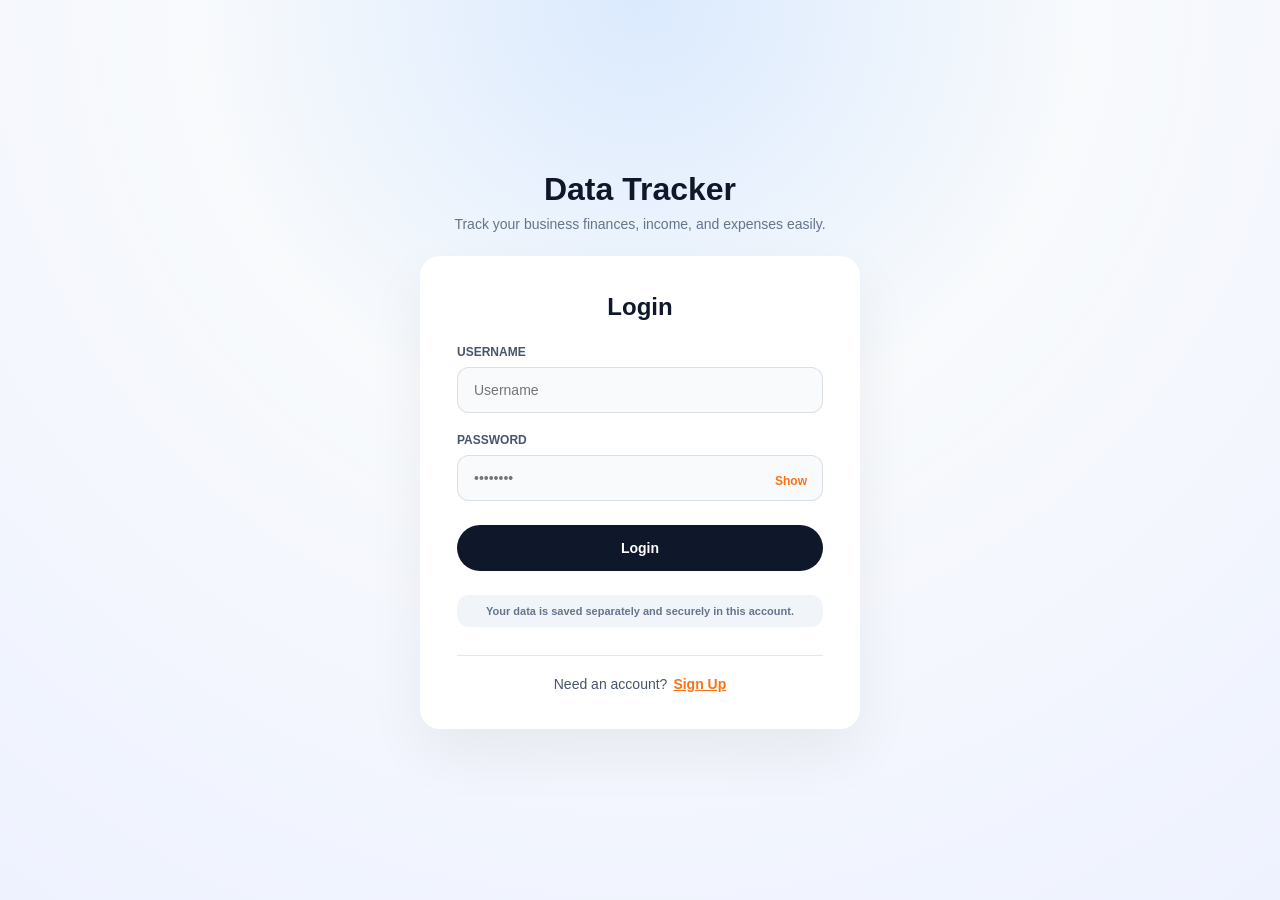
<file: index.html>
<!DOCTYPE html>
<html lang="en">
<head>
    <meta charset="UTF-8">
    <meta name="viewport" content="width=device-width, initial-scale=1.0">
    <title>Login</title>
    <style>
        :root { --bg-card: #ffffff; --text-primary: #0f172a; --text-muted: #64748b; --accent-orange: #f97316; --border-subtle: #e2e8f0; --font-lg: 18px; --font-md: 14px; --font-sm: 12px; --radius-lg: 20px; --radius-md: 12px; --shadow-card: 0 25px 60px rgba(0, 0, 0, 0.06); }
        * { margin: 0; padding: 0; box-sizing: border-box; font-family: "Inter", sans-serif; }
        body { min-height: 100vh; padding: 40px 24px; color: var(--text-primary); background: radial-gradient(circle at top, #dbeafe, #f8fafc 40%, #eef2ff 100%); display: flex; flex-direction: column; align-items: center; justify-content: center; }
        .app-header { width: 100%; max-width: 480px; text-align: center; margin-bottom: 24px; }
        .app-header h1 { font-size: 32px; font-weight: 800; color: var(--text-primary); margin-bottom: 8px; }
        .app-header p { font-size: var(--font-md); color: var(--text-muted); }
        .auth-card { width: 100%; max-width: 440px; background-color: var(--bg-card); border-radius: var(--radius-lg); box-shadow: var(--shadow-card); border: 1px solid rgba(255, 255, 255, 0.7); padding: 36px; display: flex; flex-direction: column; gap: 24px; }
        .auth-card h2 { font-size: 24px; font-weight: 700; color: var(--text-primary); text-align: center; }
        .auth-form { display: flex; flex-direction: column; gap: 20px; width: 100%; }
        .input-group { display: flex; flex-direction: column; gap: 8px; width: 100%; position: relative; }
        .input-group label { font-size: var(--font-sm); font-weight: 700; text-transform: uppercase; color: #475569; }
        .input-group input { width: 100%; height: 46px; padding: 0 16px; border-radius: var(--radius-md); border: 1px solid rgba(148, 163, 184, 0.3); background-color: #f8fafc; color: var(--text-primary); font-size: var(--font-md); outline: none; }
        .input-group input.password-input { padding-right: 60px; }
        .input-group input:focus { border-color: var(--accent-orange); background-color: #ffffff; box-shadow: 0 0 0 4px rgba(249, 115, 22, 0.1); }
        .password-toggle-link { position: absolute; right: 16px; bottom: 13px; font-size: var(--font-sm); font-weight: 700; color: var(--accent-orange); cursor: pointer; }
        .confirm-wrapper { display: none; flex-direction: column; gap: 8px; width: 100%; }
        .auth-submit-btn { width: 100%; height: 46px; border: none; border-radius: 999px; background-color: var(--text-primary); color: #ffffff; font-size: var(--font-md); font-weight: 700; cursor: pointer; margin-top: 4px; transition: all 0.2s; }
        .auth-submit-btn:hover { background-color: var(--accent-orange); transform: translateY(-2px); box-shadow: 0 8px 20px rgba(249, 115, 22, 0.2); }
        .credentials-tip { font-size: 11px; font-weight: 600; color: var(--text-muted); background-color: #f1f5f9; padding: 10px 14px; border-radius: var(--radius-md); text-align: center; }
        .auth-footer { display: flex; justify-content: center; align-items: center; gap: 6px; font-size: var(--font-md); color: #475569; margin-top: 4px; border-top: 1px solid var(--border-subtle); padding-top: 20px; }
        .toggle-link-btn { background: none; border: none; color: var(--accent-orange); font-size: var(--font-md); font-weight: 700; cursor: pointer; text-decoration: underline; }
        @media (max-width: 500px) { body { padding: 20px 16px; } .auth-card { padding: 24px; } .app-header h1 { font-size: 26px; } }
    </style>
</head>
<body>

<header class="app-header">
    <h1>Data Tracker</h1>
    <p>Track your business finances, income, and expenses easily.</p>
</header>

<div class="auth-card">
    <h2 id="viewHeading">Login</h2>

    <form class="auth-form" id="portalAuthForm">
        <div class="input-group">
            <label for="usernameField">Username</label>
            <input type="text" id="usernameField" required placeholder="Username">
        </div>
        <div class="input-group">
            <label for="passwordField">Password</label>
            <input type="password" id="passwordField" class="password-input" required placeholder="••••••••">
            <span class="password-toggle-link" id="togglePasswordText">Show</span>
        </div>
        <div class="confirm-wrapper" id="confirmPasswordWrapper">
            <div class="input-group">
                <label for="confirmPasswordField">Confirm Password</label>
                <input type="password" id="confirmPasswordField" class="password-input" placeholder="••••••••">
                <span class="password-toggle-link" id="toggleConfirmText">Show</span>
            </div>
        </div>
        <button type="submit" class="auth-submit-btn" id="actionBtn">Login</button>
    </form>

    <div class="credentials-tip">
        Your data is saved separately and securely in this account.
    </div>

    <div class="auth-footer">
        <span id="switchContextText">Need an account?</span>
        <button type="button" class="toggle-link-btn" id="uiToggleBtn">Sign Up</button>
    </div>
</div>

<script>
    document.addEventListener("DOMContentLoaded", () => {
        let currentFormMode = "LOGIN";
        const expenseVariables = ["gas", "electricity", "water", "rent", "phoneWifi", "cellphone", "website", "trash", "accountedFees", "tax", "salary", "repair", "supplies", "merchantFees", "other"];
        const uiToggleBtn = document.getElementById("uiToggleBtn");
        const portalAuthForm = document.getElementById("portalAuthForm");
        const viewHeading = document.getElementById("viewHeading");
        const actionBtn = document.getElementById("actionBtn");
        const switchContextText = document.getElementById("switchContextText");
        const confirmPasswordWrapper = document.getElementById("confirmPasswordWrapper");
        const confirmPasswordField = document.getElementById("confirmPasswordField");
        const togglePasswordText = document.getElementById("togglePasswordText");
        const toggleConfirmText = document.getElementById("toggleConfirmText");

        function bindPasswordToggle(labelEl, inputEl) {
            labelEl.addEventListener("click", () => {
                if (inputEl.type === "password") { inputEl.type = "text"; labelEl.textContent = "Hide"; }
                else { inputEl.type = "password"; labelEl.textContent = "Show"; }
            });
        }
        bindPasswordToggle(togglePasswordText, document.getElementById("passwordField"));
        bindPasswordToggle(toggleConfirmText, confirmPasswordField);

        uiToggleBtn.addEventListener("click", () => {
            if (currentFormMode === "LOGIN") {
                currentFormMode = "CREATE"; viewHeading.textContent = "Create Account"; actionBtn.textContent = "Sign Up"; switchContextText.textContent = "Have an account?"; uiToggleBtn.textContent = "Login"; confirmPasswordWrapper.style.display = "flex"; confirmPasswordField.required = true;
            } else {
                currentFormMode = "LOGIN"; viewHeading.textContent = "Login"; actionBtn.textContent = "Login"; switchContextText.textContent = "Need an account?"; uiToggleBtn.textContent = "Sign Up"; confirmPasswordWrapper.style.display = "none"; confirmPasswordField.required = false; confirmPasswordField.value = "";
            }
        });

        portalAuthForm.addEventListener("submit", (e) => {
            e.preventDefault();
            const usernameRaw = document.getElementById("usernameField").value.trim();
            const usernameValue = usernameRaw.toLowerCase();
            const passwordValue = document.getElementById("passwordField").value;
            let registeredUsers = JSON.parse(localStorage.getItem("registeredUsers")) || [];

            if (currentFormMode === "CREATE") {
                if (passwordValue !== confirmPasswordField.value) { alert("Passwords do not match!"); return; }
                if (registeredUsers.some(u => u.username === usernameValue)) { alert("Username already exists."); return; }
                registeredUsers.push({ username: usernameValue, password: passwordValue });
                localStorage.setItem("registeredUsers", JSON.stringify(registeredUsers));
                alert("Account created! Logging in...");
                uiToggleBtn.click();
            } else {
                const validUser = registeredUsers.find(u => u.username === usernameValue && u.password === passwordValue);
                if (!validUser) { alert("Wrong username or password."); return; }
                localStorage.setItem("currentUser", usernameRaw);
                const userStorageKey = `records_${usernameValue}`;
                let userSpecificRecords = JSON.parse(localStorage.getItem(userStorageKey));
                if (!userSpecificRecords || userSpecificRecords.length === 0) {
                    let initialZeroedRecord = { month: "January", year: new Date().getFullYear(), totalCost: 0, entries: [{ bills: {} }] };
                    expenseVariables.forEach(key => { initialZeroedRecord.entries[0].bills[key] = 0; });
                    localStorage.setItem(userStorageKey, JSON.stringify([initialZeroedRecord]));
                    localStorage.setItem("records", JSON.stringify([initialZeroedRecord]));
                } else {
                    localStorage.setItem("records", JSON.stringify(userSpecificRecords));
                }
                alert("Welcome back!");
                window.location.href = "Website.html";
            }
        });
    });
</script>
</body>
</html>
</file>
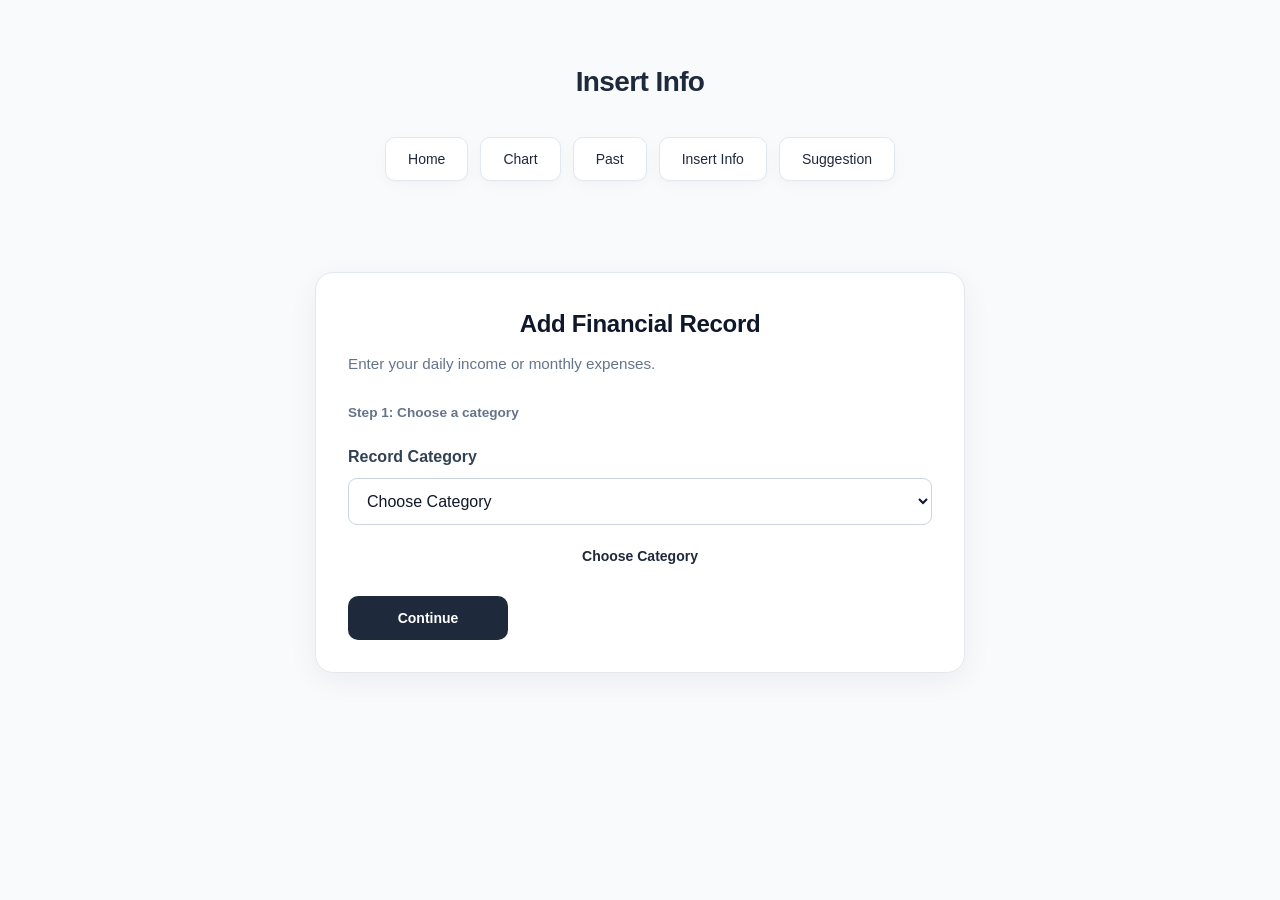
<file: Insert Info.html>
<!DOCTYPE html>
<html lang="en">
<head>
    <meta charset="UTF-8">
    <meta name="viewport" content="width=device-width, initial-scale=1.0">
    <title>Insert Info</title>
    <link rel="stylesheet" href="mystyle2.css">

    <style>
        .insert-container {
            width: 90%;
            max-width: 650px;
            margin: 35px auto;
            padding: 32px;
            background: #fff;
            border: 1px solid #e2e8f0;
            border-radius: 18px;
            box-shadow: 0 8px 30px rgba(15, 23, 42, 0.06);
        }

        .insert-heading {
            margin-bottom: 8px;
            color: #0f172a;
            font-size: 1.5rem;
        }

        .insert-description {
            color: #64748b;
            margin-bottom: 26px;
            font-size: .95rem;
        }

        .form-group {
            margin-bottom: 20px;
        }

        .form-group label {
            display: block;
            margin-bottom: 9px;
            color: #334155;
            font-weight: 700;
        }

        .form-group input,
        .form-group select {
            width: 100%;
            box-sizing: border-box;
            padding: 13px 14px;
            border: 1px solid #cbd5e1;
            border-radius: 9px;
            background: #fff;
            color: #0f172a;
            font-size: 1rem;
        }

        .form-group input:focus,
        .form-group select:focus {
            outline: none;
            border-color: #2563eb;
            box-shadow: 0 0 0 3px rgba(37, 99, 235, .12);
        }

        .income-field {
            margin-bottom: 15px;
            padding: 15px;
            background: #f8fafc;
            border: 1px solid #e2e8f0;
            border-radius: 11px;
        }

        .insert-submit {
            width: 100%;
            padding: 14px;
            margin-top: 8px;
            border: none;
            border-radius: 9px;
            background: #0f172a;
            color: white;
            font-size: 1rem;
            font-weight: 700;
            cursor: pointer;
        }

        .insert-submit:hover {
            background: #1e293b;
        }

        #stepDisplay {
            margin-bottom: 20px;
            color: #64748b;
            font-size: .85rem;
            font-weight: 600;
        }

        #confirmBox {
            width: 90%;
            max-width: 550px;
            margin: 20px auto;
            padding: 25px;
            background: #f8fafc;
            border: 1px solid #e2e8f0;
            border-radius: 14px;
        }

        #confirmText {
            white-space: pre-wrap;
            font-family: inherit;
            line-height: 1.8;
            color: #334155;
        }

        .confirm-actions {
            display: flex;
            gap: 12px;
        }

        .confirm-actions button {
            flex: 1;
            padding: 12px;
            border: none;
            border-radius: 8px;
            cursor: pointer;
            font-weight: 700;
        }

        #confirmYes {
            background: #0f172a;
            color: white;
        }

        #confirmNo {
            background: #e2e8f0;
            color: #0f172a;
        }

        @media (max-width: 600px) {
            .insert-container {
                padding: 22px;
            }

            .confirm-actions {
                flex-direction: column;
            }
        }
    </style>
</head>

<body>

<h1>Insert Info</h1>

<div class="grid-container">
    <a href="Website.html" class="button">Home</a>
    <a href="Chart.html" class="button">Chart</a>
    <a href="Past.html" class="button">Past</a>
    <a href="Insert Info.html" class="button">Insert Info</a>
    <a href="Suggestion.html" class="button">Suggestion</a>
</div>

<div class="insert-container">

    <h2 class="insert-heading">Add Financial Record</h2>
    <p class="insert-description">
        Enter your daily income or monthly expenses.
    </p>

    <div id="stepDisplay">Step 1: Choose a category</div>

    <div class="form-group" id="modeGroup">
        <label for="modeSelect">Record Category</label>
        <select id="modeSelect">
            <option value="">Choose Category</option>
            <option value="earnings">Daily Income</option>
            <option value="expenses">Monthly Expenses</option>
        </select>
    </div>

    <div class="form-group">
        <label id="questionLabel" for="inputField">Choose Category</label>
        <input id="inputField" type="number" min="0" step="0.01"
               placeholder="Enter amount" style="display:none;">
    </div>

    <div class="form-group">
        <div class="income-field" id="cashGroup" style="display:none;">
            <label for="cashInput">Cash ($)</label>
            <input id="cashInput" type="number" min="0" step="0.01"
                   placeholder="Enter cash">
        </div>

        <div class="income-field" id="creditGroup" style="display:none;">
            <label for="creditInput">Credit ($)</label>
            <input id="creditInput" type="number" min="0" step="0.01"
                   placeholder="Enter credit">
        </div>

        <div class="income-field" id="tipsGroup" style="display:none;">
            <label for="tipsInput">Tips ($)</label>
            <input id="tipsInput" type="number" min="0" step="0.01"
                   placeholder="Enter tips">
        </div>
    </div>

    <div class="form-group">
        <label for="daySelect" id="dayLabel" style="display:none;">Day</label>
        <select id="daySelect" style="display:none;">
            <option value="">Choose Day</option>
        </select>
    </div>

    <div class="form-group">
        <label for="monthSelect" id="monthLabel" style="display:none;">Month</label>
        <select id="monthSelect" style="display:none;">
            <option value="">Choose Month</option>
            <option>January</option>
            <option>February</option>
            <option>March</option>
            <option>April</option>
            <option>May</option>
            <option>June</option>
            <option>July</option>
            <option>August</option>
            <option>September</option>
            <option>October</option>
            <option>November</option>
            <option>December</option>
        </select>
    </div>

    <div class="form-group">
        <label for="yearInput" id="yearLabel" style="display:none;">Year</label>
        <input id="yearInput" type="number" placeholder="Enter Year"
               style="display:none;">
    </div>

    <button id="submitBtn" class="insert-submit">Continue</button>

</div>

<div id="confirmBox" style="display:none;">
    <h3>Confirm Entry</h3>
    <pre id="confirmText"></pre>

    <div class="confirm-actions">
        <button id="confirmYes">Confirm and Save</button>
        <button id="confirmNo">Go Back</button>
    </div>
</div>

<script src="ScriptInsert.js"></script>
</body>
</html>
</file>
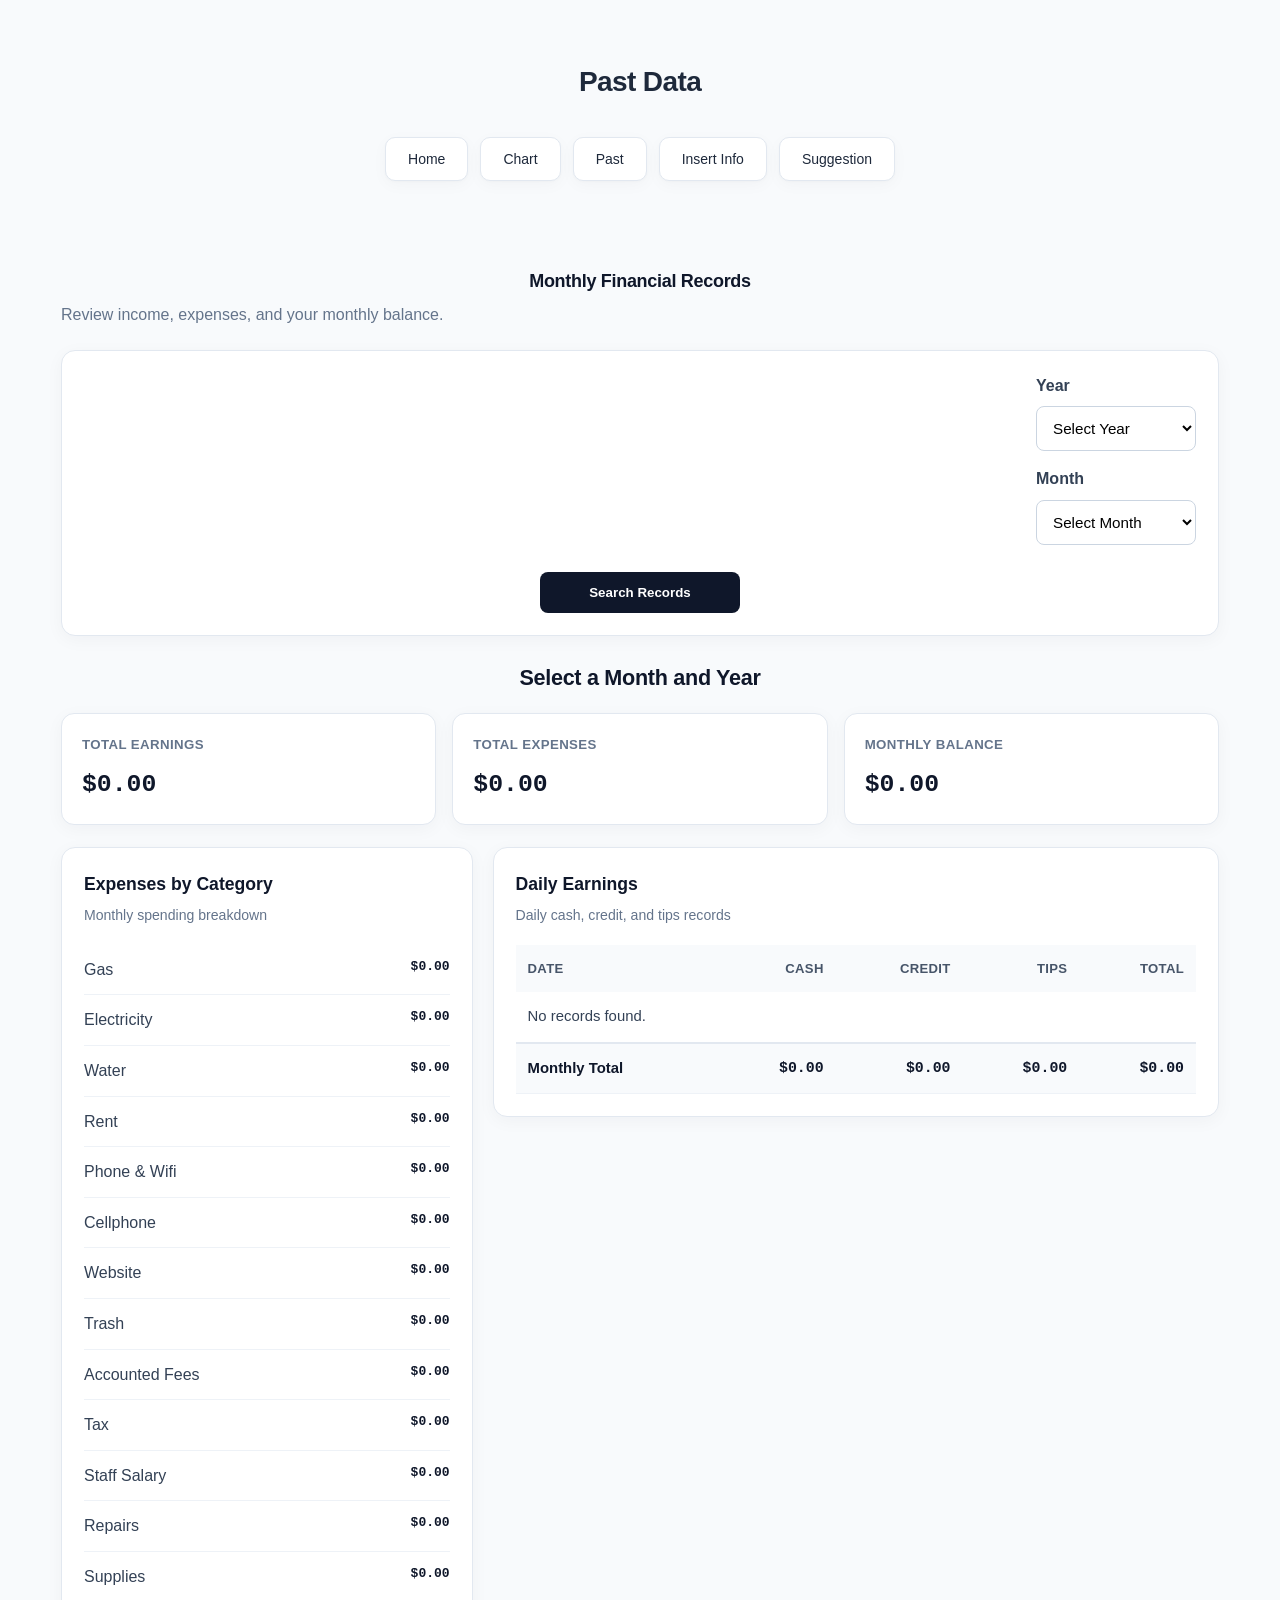
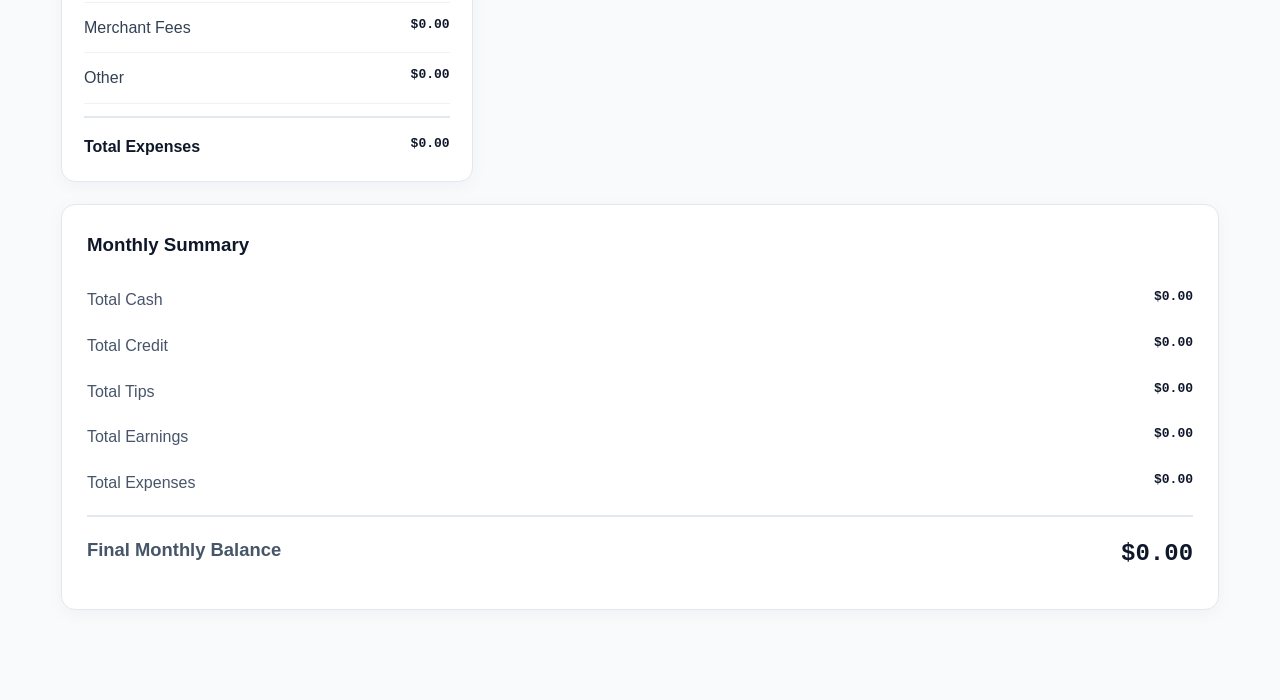
<file: Past.html>
<!DOCTYPE html>
<html lang="en">
<head>
    <meta charset="UTF-8">
    <meta name="viewport" content="width=device-width, initial-scale=1.0">
    <title>Past Records</title>
    <link rel="stylesheet" href="mystyle2.css">

    <style>
        .past-container {
            width: 94%;
            max-width: 1250px;
            margin: 30px auto;
        }

        .past-header {
            margin-bottom: 22px;
        }

        .past-header h2 {
            color: #0f172a;
            margin-bottom: 6px;
        }

        .past-header p {
            color: #64748b;
            margin: 0;
        }

        .filter-card {
            display: flex;
            align-items: end;
            gap: 15px;
            flex-wrap: wrap;
            padding: 22px;
            margin-bottom: 22px;
            background: #fff;
            border: 1px solid #e2e8f0;
            border-radius: 14px;
            box-shadow: 0 4px 18px rgba(15, 23, 42, .04);
        }

        .filter-field {
            flex: 1;
            min-width: 160px;
        }

        .filter-field label {
            display: block;
            margin-bottom: 8px;
            color: #334155;
            font-weight: 700;
        }

        .filter-field select {
            width: 100%;
            box-sizing: border-box;
            padding: 12px;
            border: 1px solid #cbd5e1;
            border-radius: 8px;
            background: white;
            font-size: .95rem;
        }

        #searchBtn {
            min-width: 130px;
            padding: 13px 22px;
            border: none;
            border-radius: 8px;
            background: #0f172a;
            color: white;
            font-weight: 700;
            cursor: pointer;
        }

        #searchBtn:hover {
            background: #1e293b;
        }

        .display-header {
            margin: 25px 0 18px;
            color: #0f172a;
            font-size: 1.35rem;
        }

        .summary-grid {
            display: grid;
            grid-template-columns: repeat(3, 1fr);
            gap: 16px;
            margin-bottom: 22px;
        }

        .summary-card {
            padding: 20px;
            background: #fff;
            border: 1px solid #e2e8f0;
            border-radius: 13px;
            box-shadow: 0 4px 18px rgba(15, 23, 42, .04);
        }

        .summary-card span {
            display: block;
            margin-bottom: 9px;
            color: #64748b;
            font-size: .83rem;
            font-weight: 700;
            text-transform: uppercase;
            letter-spacing: .4px;
        }

        .summary-card strong {
            color: #0f172a;
            font-size: 1.55rem;
            font-family: monospace;
        }

        .records-grid {
            display: grid;
            grid-template-columns: minmax(280px, .85fr) minmax(0, 1.5fr);
            gap: 20px;
            align-items: start;
        }

        .records-card {
            min-width: 0;
            padding: 22px;
            background: #fff;
            border: 1px solid #e2e8f0;
            border-radius: 14px;
            box-shadow: 0 4px 18px rgba(15, 23, 42, .04);
        }

        .records-card h3 {
            margin: 0 0 6px;
            color: #0f172a;
            font-size: 1.1rem;
        }

        .section-description {
            margin: 0 0 18px;
            color: #64748b;
            font-size: .88rem;
        }

        .expense-list {
            display: flex;
            flex-direction: column;
        }

        .expense-row {
            display: flex;
            justify-content: space-between;
            gap: 12px;
            padding: 12px 0;
            border-bottom: 1px solid #eef2f7;
            color: #334155;
        }

        .expense-row span:last-child {
            color: #0f172a;
            font-family: monospace;
            font-weight: 700;
            white-space: nowrap;
        }

        .expense-total {
            display: flex;
            justify-content: space-between;
            gap: 12px;
            margin-top: 12px;
            padding-top: 16px;
            border-top: 2px solid #e2e8f0;
            font-weight: 800;
            color: #0f172a;
        }

        .expense-total span:last-child {
            font-family: monospace;
            white-space: nowrap;
        }

        .table-wrapper {
            width: 100%;
            overflow-x: auto;
        }

        .earnings-table {
            width: 100%;
            border-collapse: collapse;
            min-width: 480px;
            text-align: right;
        }

        .earnings-table th {
            padding: 13px 12px;
            background: #f8fafc;
            color: #475569;
            font-size: .82rem;
            text-transform: uppercase;
            letter-spacing: .3px;
        }

        .earnings-table td {
            padding: 13px 12px;
            border-bottom: 1px solid #eef2f7;
            color: #334155;
            font-size: .93rem;
            font-family: monospace;
        }

        .earnings-table th:first-child,
        .earnings-table td:first-child {
            text-align: left;
            font-family: inherit;
        }

        .earnings-table tfoot td {
            background: #f8fafc;
            border-top: 2px solid #e2e8f0;
            color: #0f172a;
            font-weight: 800;
        }

        .monthly-balance {
            margin-top: 22px;
            padding: 25px;
            background: #fff;
            border: 1px solid #e2e8f0;
            border-radius: 14px;
            box-shadow: 0 4px 18px rgba(15, 23, 42, .04);
        }

        .monthly-balance h3 {
            margin: 0 0 17px;
            color: #0f172a;
        }

        .balance-row {
            display: flex;
            justify-content: space-between;
            gap: 15px;
            padding: 10px 0;
            color: #475569;
        }

        .balance-row strong {
            color: #0f172a;
            font-family: monospace;
        }

        .final-balance {
            margin-top: 10px;
            padding-top: 18px;
            border-top: 2px solid #e2e8f0;
            font-size: 1.15rem;
            font-weight: 800;
        }

        .final-balance strong {
            font-size: 1.5rem;
        }

        .positive {
            color: #15803d !important;
        }

        .negative {
            color: #dc2626 !important;
        }

        .empty-message {
            padding: 20px;
            text-align: center;
            color: #64748b;
            background: #f8fafc;
            border-radius: 9px;
        }

        @media (max-width: 850px) {
            .records-grid {
                grid-template-columns: 1fr;
            }
        }

        @media (max-width: 650px) {
            .summary-grid {
                grid-template-columns: 1fr;
            }

            .filter-card {
                align-items: stretch;
            }

            #searchBtn {
                width: 100%;
            }

            .records-card {
                padding: 17px;
            }
        }
    </style>
</head>

<body>

<h1>Past Data</h1>

<div class="grid-container">
    <a href="Website.html" class="button">Home</a>
    <a href="Chart.html" class="button">Chart</a>
    <a href="Past.html" class="button">Past</a>
    <a href="Insert Info.html" class="button">Insert Info</a>
    <a href="Suggestion.html" class="button">Suggestion</a>
</div>

<div class="past-container">

    <div class="past-header">
        <h2>Monthly Financial Records</h2>
        <p>Review income, expenses, and your monthly balance.</p>
    </div>

    <div class="filter-card">
        <div class="filter-field">
            <label for="yearSelect">Year</label>
            <select id="yearSelect">
                <option value="">Select Year</option>
            </select>
        </div>

        <div class="filter-field">
            <label for="monthSelect">Month</label>
            <select id="monthSelect">
                <option value="">Select Month</option>
                <option>January</option>
                <option>February</option>
                <option>March</option>
                <option>April</option>
                <option>May</option>
                <option>June</option>
                <option>July</option>
                <option>August</option>
                <option>September</option>
                <option>October</option>
                <option>November</option>
                <option>December</option>
            </select>
        </div>

        <button id="searchBtn">Search Records</button>
    </div>

    <h2 id="monthYearDisplay" class="display-header">Select a Month and Year</h2>

    <div class="summary-grid">
        <div class="summary-card">
            <span>Total Earnings</span>
            <strong id="earningsSummary">$0.00</strong>
        </div>

        <div class="summary-card">
            <span>Total Expenses</span>
            <strong id="expensesSummary">$0.00</strong>
        </div>

        <div class="summary-card">
            <span>Monthly Balance</span>
            <strong id="balanceSummary">$0.00</strong>
        </div>
    </div>

    <div class="records-grid">

        <section class="records-card">
            <h3>Expenses by Category</h3>
            <p class="section-description">Monthly spending breakdown</p>

            <div class="expense-list">
                <div class="expense-row"><span>Gas</span><span id="gasDisplay">$0.00</span></div>
                <div class="expense-row"><span>Electricity</span><span id="electricityDisplay">$0.00</span></div>
                <div class="expense-row"><span>Water</span><span id="waterDisplay">$0.00</span></div>
                <div class="expense-row"><span>Rent</span><span id="rentDisplay">$0.00</span></div>
                <div class="expense-row"><span>Phone & Wifi</span><span id="phoneWifiDisplay">$0.00</span></div>
                <div class="expense-row"><span>Cellphone</span><span id="cellphoneDisplay">$0.00</span></div>
                <div class="expense-row"><span>Website</span><span id="websiteDisplay">$0.00</span></div>
                <div class="expense-row"><span>Trash</span><span id="trashDisplay">$0.00</span></div>
                <div class="expense-row"><span>Accounted Fees</span><span id="accountedFeesDisplay">$0.00</span></div>
                <div class="expense-row"><span>Tax</span><span id="taxDisplay">$0.00</span></div>
                <div class="expense-row"><span>Staff Salary</span><span id="salaryDisplay">$0.00</span></div>
                <div class="expense-row"><span>Repairs</span><span id="repairDisplay">$0.00</span></div>
                <div class="expense-row"><span>Supplies</span><span id="suppliesDisplay">$0.00</span></div>
                <div class="expense-row"><span>Merchant Fees</span><span id="merchantFeesDisplay">$0.00</span></div>
                <div class="expense-row"><span>Other</span><span id="otherDisplay">$0.00</span></div>
            </div>

            <div class="expense-total">
                <span>Total Expenses</span>
                <span id="totalExpensesDisplay">$0.00</span>
            </div>
        </section>

        <section class="records-card">
            <h3>Daily Earnings</h3>
            <p class="section-description">Daily cash, credit, and tips records</p>

            <div class="table-wrapper">
                <table class="earnings-table">
                    <thead>
                    <tr>
                        <th>Date</th>
                        <th>Cash</th>
                        <th>Credit</th>
                        <th>Tips</th>
                        <th>Total</th>
                    </tr>
                    </thead>

                    <tbody id="earningsTableBody">
                    <tr>
                        <td colspan="5">No records found.</td>
                    </tr>
                    </tbody>

                    <tfoot>
                    <tr>
                        <td>Monthly Total</td>
                        <td id="cashTotal">$0.00</td>
                        <td id="creditTotal">$0.00</td>
                        <td id="tipsTotal">$0.00</td>
                        <td id="dailyEarningsTotal">$0.00</td>
                    </tr>
                    </tfoot>
                </table>
            </div>
        </section>

    </div>

    <section class="monthly-balance">
        <h3>Monthly Summary</h3>

        <div class="balance-row">
            <span>Total Cash</span>
            <strong id="summaryCash">$0.00</strong>
        </div>

        <div class="balance-row">
            <span>Total Credit</span>
            <strong id="summaryCredit">$0.00</strong>
        </div>

        <div class="balance-row">
            <span>Total Tips</span>
            <strong id="summaryTips">$0.00</strong>
        </div>

        <div class="balance-row">
            <span>Total Earnings</span>
            <strong id="summaryEarnings">$0.00</strong>
        </div>

        <div class="balance-row">
            <span>Total Expenses</span>
            <strong id="summaryExpenses">$0.00</strong>
        </div>

        <div class="balance-row final-balance">
            <span>Final Monthly Balance</span>
            <strong id="finalBalance">$0.00</strong>
        </div>
    </section>

</div>

<script src="ScriptPast.js"></script>
</body>
</html>
</file>
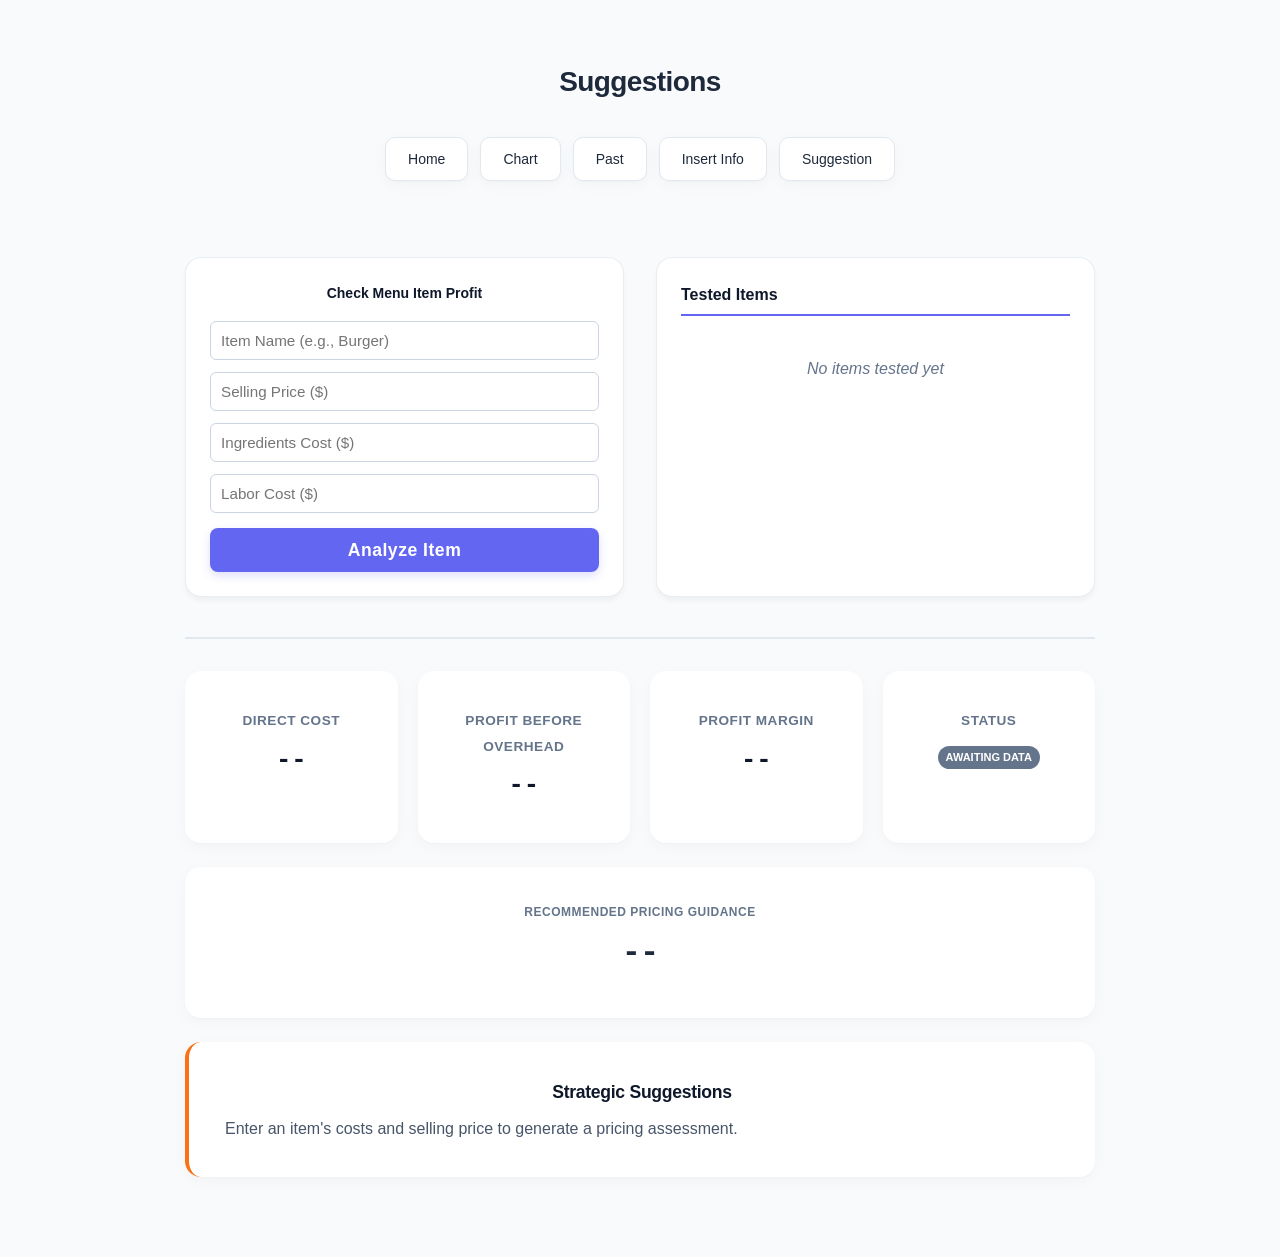
<file: Suggestion.html>
<!DOCTYPE html>
<html lang="en">
<head>
    <meta charset="UTF-8">
    <meta name="viewport" content="width=device-width, initial-scale=1.0">
    <title>Suggestion Dashboard</title>
    <link rel="stylesheet" href="mystyle2.css">

    <style>
        .suggestion-dashboard-layout {
            display: grid;
            grid-template-columns: 1fr;
            gap: 32px;
            max-width: 950px;
            margin: 0 auto;
            padding: 20px;
        }

        .suggestion-input-container {
            display: grid;
            grid-template-columns: 1fr 1fr;
            gap: 32px;
            align-items: start;
        }

        .panel-height-lock {
            min-height: 340px;
            box-sizing: border-box;
            background: #ffffff;
            border-radius: 16px;
            padding: 24px;
            border: 1px solid rgba(148, 163, 184, 0.2);
            box-shadow: 0 4px 6px -1px rgba(0, 0, 0, 0.05);
        }

        .suggestion-input-panel {
            display: flex;
            flex-direction: column;
            gap: 12px;
        }

        .suggestion-input-panel input {
            width: 100%;
            box-sizing: border-box;
            padding: 10px;
            border: 1px solid #cbd5e1;
            border-radius: 6px;
            font-size: 0.95rem;
        }

        .suggestion-input-panel button#submitBtn {
            padding: 18px 24px;
            background: #6366f1;
            color: white;
            border: none;
            border-radius: 8px;
            font-size: 1.1rem;
            font-weight: 800;
            letter-spacing: 0.5px;
            cursor: pointer;
            margin-top: auto;
            box-shadow: 0 4px 10px rgba(99, 102, 241, 0.2);
            transition: all 0.2s ease;
        }

        .suggestion-input-panel button#submitBtn:hover {
            background: #4f46e5;
            transform: translateY(-1px);
            box-shadow: 0 6px 14px rgba(99, 102, 241, 0.3);
        }

        .summary-view-panel {
            display: none;
            flex-direction: column;
            gap: 16px;
        }

        .summary-title {
            font-size: 18px;
            font-weight: 800;
            color: #0f172a;
            border-bottom: 2px solid #e2e8f0;
            padding-bottom: 8px;
            margin: 0;
            overflow-wrap: anywhere;
        }

        .summary-row {
            display: flex;
            justify-content: space-between;
            gap: 12px;
            font-size: 14px;
            font-weight: 600;
            color: #475569;
        }

        .summary-row span:last-child {
            color: #0f172a;
            font-family: monospace;
            font-weight: 700;
        }

        .return-action-btn {
            background: #f1f5f9;
            color: #475569;
            border: 1px solid #cbd5e1;
            padding: 12px 24px;
            font-size: 14px;
            font-weight: 700;
            border-radius: 8px;
            cursor: pointer;
            display: flex;
            align-items: center;
            justify-content: center;
            gap: 8px;
            margin-top: auto;
        }

        .tested-items-panel {
            overflow-y: auto;
            max-height: 420px;
        }

        .tested-items-panel h3 {
            font-size: 16px;
            font-weight: 800;
            color: #0f172a;
            margin-top: 0;
            margin-bottom: 16px;
            border-bottom: 2px solid #6366f1;
            padding-bottom: 6px;
        }

        .items-list {
            list-style: none;
            padding: 0;
            margin: 0;
            display: flex;
            flex-direction: column;
            gap: 12px;
        }

        .items-list li {
            display: flex;
            flex-direction: column;
            gap: 6px;
            padding: 14px;
            background: #f8fafc;
            border-radius: 10px;
            border: 1px solid #e2e8f0;
            cursor: pointer;
            transition: all 0.2s ease;
        }

        .items-list li:hover {
            background: #ffffff;
            border-color: #6366f1;
            box-shadow: 0 4px 12px rgba(99, 102, 241, 0.08);
        }

        .list-row-top, .list-row-bottom {
            display: flex;
            justify-content: space-between;
            align-items: center;
            gap: 8px;
            width: 100%;
        }

        .list-row-top strong {
            overflow-wrap: anywhere;
        }

        .list-badge {
            display: inline-block;
            font-size: 11px;
            font-weight: 700;
            padding: 3px 8px;
            border-radius: 99px;
            color: white;
            text-transform: uppercase;
            text-align: center;
        }

        .badge-unviable { background-color: #dc2626; }
        .badge-weak { background-color: #d97706; }
        .badge-improve { background-color: #64748b; }
        .badge-solid { background-color: #2563eb; }
        .badge-elite { background-color: #16a34a; }

        .analysis-results {
            display: grid !important;
            grid-template-columns: 1fr;
            gap: 24px;
            border-top: 2px solid #e2e8f0;
            padding-top: 32px;
            margin-top: 8px;
        }

        .suggestion-card-grid {
            display: grid;
            grid-template-columns: repeat(4, 1fr);
            gap: 20px;
        }

        .suggestion-stat-card {
            background: #ffffff;
            padding: 20px;
            border-radius: 12px;
            border: 1px solid #e2e8f0;
            text-align: center;
        }

        .suggestion-stat-card label {
            font-size: 0.85rem;
            text-transform: uppercase;
            font-weight: 700;
            color: #64748b;
            letter-spacing: 0.5px;
        }

        .suggestion-stat-card .amt-val {
            font-size: 1.6rem;
            font-weight: 800;
            color: #0f172a;
            margin-top: 8px;
            font-family: monospace;
            overflow-wrap: anywhere;
        }

        .price-optimization-box {
            background: #f8fafc;
            border: 2px solid #e2e8f0;
            border-radius: 12px;
            padding: 24px;
            text-align: center;
        }

        .optimized-title {
            font-size: 1rem;
            font-weight: 700;
            color: #334155;
        }

        .optimized-price {
            font-size: 2.2rem;
            font-weight: 800;
            color: #6366f1;
            margin: 12px 0;
            font-family: monospace;
        }

        .strategy-narrative-box {
            background: #ffffff;
            border: 1px solid #e2e8f0;
            border-left: 6px solid #e2e8f0;
            border-radius: 0 12px 12px 0;
            padding: 24px;
        }

        .strategy-narrative-box h3 {
            margin-top: 0;
            margin-bottom: 10px;
            font-size: 1.1rem;
            color: #0f172a;
        }

        .strategy-narrative-box p {
            line-height: 1.6;
            font-size: 1rem;
            color: #475569;
        }

        @media (max-width: 768px) {
            .suggestion-input-container,
            .suggestion-card-grid {
                grid-template-columns: 1fr;
            }

            .panel-height-lock {
                min-height: 0;
            }
        }
    </style>
</head>

<body>

<h1>Suggestions</h1>

<div class="grid-container">
    <a href="Website.html" class="button">Home</a>
    <a href="Chart.html" class="button">Chart</a>
    <a href="Past.html" class="button">Past</a>
    <a href="Insert Info.html" class="button">Insert Info</a>
    <a href="Suggestion.html" class="button">Suggestion</a>
</div>

<div class="suggestion-dashboard-layout" id="dashboardLayout">

    <div class="suggestion-input-container">

        <div class="panel-height-lock suggestion-input-panel" id="inputFormPanel">

            <label for="prodName" id="questionLabel" style="font-weight:800; color:#0f172a;">
                Check Menu Item Profit
            </label>

            <input type="text" id="prodName" placeholder="Item Name (e.g., Burger)" maxlength="80">

            <input type="number" id="prodPrice" min="0.01" step="0.01" placeholder="Selling Price ($)">

            <input type="number" id="prodIngredients" min="0" step="0.01" placeholder="Ingredients Cost ($)">

            <input type="number" id="prodLabor" min="0" step="0.01" placeholder="Labor Cost ($)">

            <button id="submitBtn" type="button">Analyze Item</button>

        </div>

        <div class="panel-height-lock summary-view-panel" id="inputSummaryView">

            <h3 class="summary-title" id="sumItemName">Item Summary</h3>

            <div class="summary-row">
                <span>Selling Price:</span>
                <span id="sumPrice">$0.00</span>
            </div>

            <div class="summary-row">
                <span>Ingredients Cost:</span>
                <span id="sumIngredients">$0.00</span>
            </div>

            <div class="summary-row">
                <span>Labor Cost:</span>
                <span id="sumLabor">$0.00</span>
            </div>

            <button class="return-action-btn" id="returnInputsBtn" type="button">
                <svg xmlns="http://www.w3.org/2000/svg" width="14" height="14" viewBox="0 0 24 24" fill="none" stroke="currentColor" stroke-width="2.5" stroke-linecap="round" stroke-linejoin="round">
                    <path d="m12 19-7-7 7-7"/>
                    <path d="M19 12H5"/>
                </svg>
                Back
            </button>

        </div>

        <div class="panel-height-lock tested-items-panel">

            <h3>Tested Items</h3>
            <ul id="itemsHistoryList" class="items-list"></ul>

        </div>

    </div>

    <div class="analysis-results" id="outputBlock">

        <div class="suggestion-card-grid">

            <div class="suggestion-stat-card">
                <label>Direct Cost</label>
                <div class="amt-val" id="valTotalCost">--</div>
            </div>

            <div class="suggestion-stat-card">
                <label>Profit Before Overhead</label>
                <div class="amt-val" id="valNetProfit">--</div>
            </div>

            <div class="suggestion-stat-card">
                <label>Profit Margin</label>
                <div class="amt-val" id="valMargin">--</div>
            </div>

            <div class="suggestion-stat-card">
                <label>Status</label>
                <div style="margin-top: 10px;">
                    <span id="valBadge" class="list-badge" style="background:#64748b;">
                        Awaiting Data
                    </span>
                </div>
            </div>

        </div>

        <div class="price-optimization-box" id="pricingCard">

            <div class="optimized-title" id="pricingTitle">
                Recommended Pricing Guidance
            </div>

            <div class="optimized-price" id="valRecommendedPrice">--</div>

            <p id="pricingSubtext" style="font-size: 13px; font-weight: 600; color: #64748b; margin: 0;"></p>

        </div>

        <div class="strategy-narrative-box" id="narrativeBlock">

            <h3>Strategic Suggestions</h3>

            <p id="valAdviceText" style="margin: 0;">
                Enter an item's costs and selling price to generate a pricing assessment.
            </p>

        </div>

    </div>

</div>

<script src="ScriptSuggestion.js"></script>

</body>
</html>
</file>
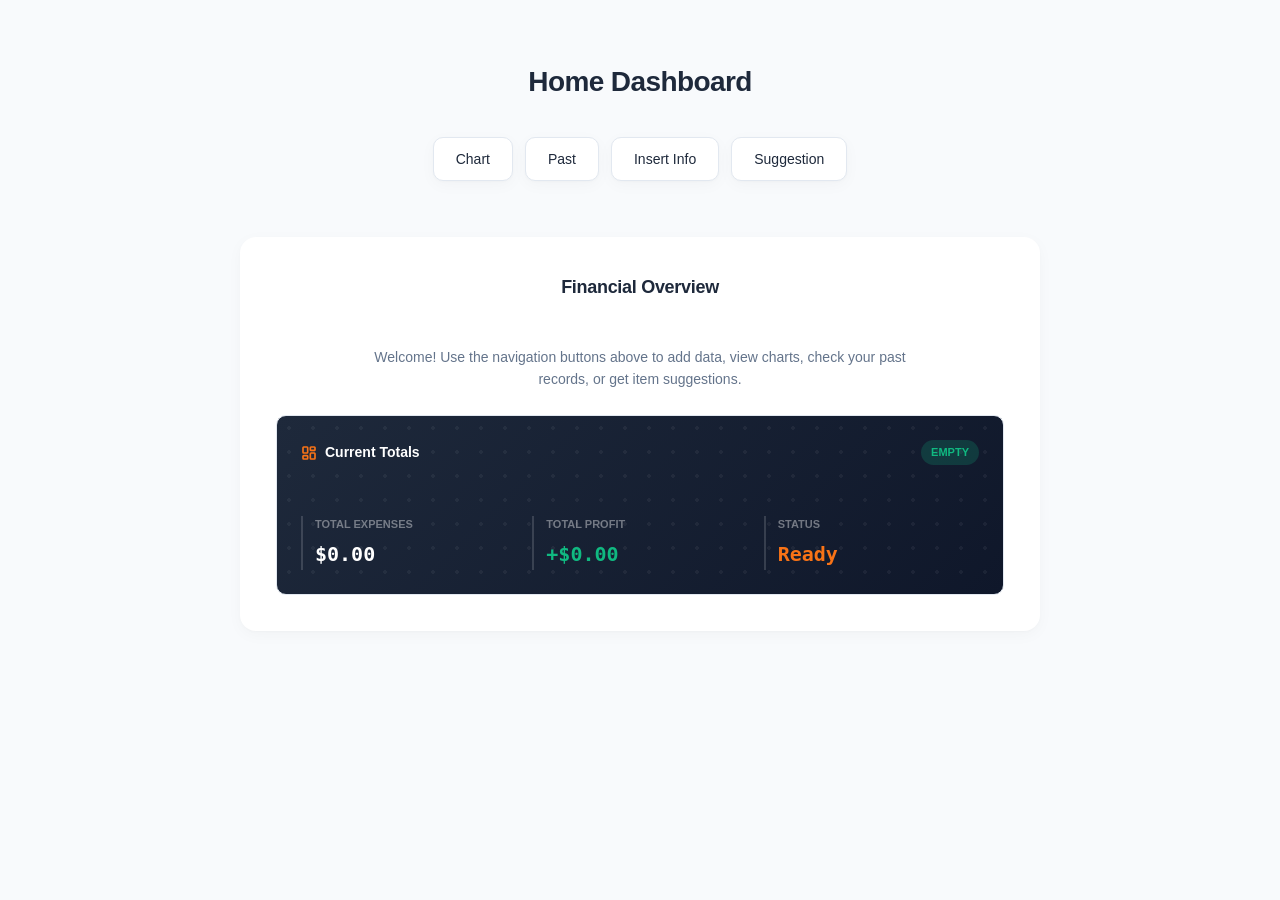
<file: Website.html>
<!DOCTYPE html>
<html lang="en">
<head>
    <meta charset="UTF-8">
    <meta name="viewport" content="width=device-width, initial-scale=1.0">
    <title>Home Dashboard</title>
    <link rel="stylesheet" href="mystyle2.css">

    <style>
        .home-info-panel {
            width: 100%;
            max-width: 800px;
            margin: 0 auto;
            background-color: var(--bg-card) !important;
            border-radius: var(--radius-lg) !important;
            box-shadow: var(--shadow-base) !important;
            padding: 36px !important;
            display: flex;
            flex-direction: column;
            gap: 24px;
            text-align: center;
        }

        .home-info-panel p {
            font-size: var(--font-md);
            color: var(--text-muted);
            max-width: 540px;
            margin: 0 auto;
        }

        .preview-canvas {
            width: 100%;
            height: 180px;
            background: linear-gradient(135deg, #1e293b 0%, #0f172a 100%);
            border-radius: var(--radius-md);
            padding: 24px;
            display: flex;
            flex-direction: column;
            justify-content: space-between;
            position: relative;
            overflow: hidden;
            border: 1px solid var(--border-subtle);
        }

        .preview-canvas::before {
            content: "";
            position: absolute;
            inset: 0;
            opacity: 0.05;
            background-image: radial-gradient(#ffffff 2px, transparent 2px);
            background-size: 24px 24px;
        }

        .canvas-top {
            display: flex;
            justify-content: space-between;
            align-items: center;
            z-index: 2;
        }

        .canvas-title {
            color: #ffffff;
            font-size: 14px;
            font-weight: 600;
            display: flex;
            align-items: center;
            gap: 8px;
        }

        .canvas-status {
            background-color: rgba(16, 185, 129, 0.2);
            color: #10b981;
            padding: 4px 10px;
            border-radius: var(--radius-full);
            font-size: 11px;
            font-weight: 700;
            text-transform: uppercase;
        }

        .canvas-metrics {
            display: grid;
            grid-template-columns: repeat(3, 1fr);
            gap: 16px;
            text-align: left;
            z-index: 2;
        }

        .canvas-stat-box {
            border-left: 2px solid rgba(255, 255, 255, 0.15);
            padding-left: 12px;
        }

        .canvas-stat-box label {
            color: rgba(255, 255, 255, 0.4);
            font-size: 11px;
            text-transform: uppercase;
            font-weight: 600;
            display: block;
            margin-bottom: 4px;
        }

        .canvas-stat-box .number {
            color: #ffffff;
            font-size: 20px;
            font-weight: 700;
            font-family: ui-monospace, monospace;
        }

        .canvas-stat-box .number.green {
            color: #10b981;
        }
    </style>
</head>
<body>

<h1>Home Dashboard</h1>

<div class="grid-container">
    <a href="Chart.html" class="button">Chart</a>
    <a href="Past.html" class="button">Past</a>
    <a href="Insert Info.html" class="button">Insert Info</a>
    <a href="Suggestion.html" class="button">Suggestion</a>
</div>

<div class="home-info-panel">
    <h2>Financial Overview</h2>
    <p>Welcome! Use the navigation buttons above to add data, view charts, check your past records, or get item suggestions.</p>

    <div class="preview-canvas">
        <div class="canvas-top">
            <div class="canvas-title">
                <svg xmlns="http://www.w3.org/2000/svg" width="16" height="16" viewBox="0 0 24 24" fill="none" stroke="currentColor" stroke-width="2.5" stroke-linecap="round" stroke-linejoin="round" style="color: var(--accent-orange);"><rect width="7" height="9" x="3" y="3" rx="1"/><rect width="7" height="5" x="14" y="3" rx="1"/><rect width="7" height="9" x="14" y="12" rx="1"/><rect width="7" height="5" x="3" y="16" rx="1"/></svg>
                Current Totals
            </div>
            <div class="canvas-status" id="vaultStatus">Active</div>
        </div>

        <div class="canvas-metrics">
            <div class="canvas-stat-box">
                <label>Total Expenses</label>
                <div class="number" id="homeTotalCost">$0.00</div>
            </div>
            <div class="canvas-stat-box">
                <label>Total Profit</label>
                <div class="number green" id="homeNetBalance">+$0.00</div>
            </div>
            <div class="canvas-stat-box">
                <label>Status</label>
                <div class="number" id="homeStability" style="color: var(--accent-orange);">Ready</div>
            </div>
        </div>
    </div>
</div>

<script>
    document.addEventListener("DOMContentLoaded", () => {
        const activeUser = (localStorage.getItem("currentUser") || "guest").toLowerCase();
        const userStorageKey = `records_${activeUser}`;
        const records = JSON.parse(localStorage.getItem(userStorageKey)) || [];

        let totalBillsCalculated = 0;
        let totalEarningsCalculated = 0;

        const expenseKeys = [
            "gas", "electricity", "water", "rent", "phoneWifi", "cellphone",
            "website", "trash", "accountedFees", "tax", "salary", "repair",
            "supplies", "merchantFees", "insurance", "other"
        ];

        if (records && records.length > 0) {
            records.forEach(match => {
                const entries = match.entries || [];
                for (let e of entries) {
                    if (e.bills) {
                        expenseKeys.forEach(key => {
                            totalBillsCalculated += Number(e.bills[key] || 0);
                        });
                    }
                    if (e.earnings !== undefined) {
                        totalEarningsCalculated += Number(e.earnings || 0);
                    }
                }
            });
        }

        let cumulativeNetProfit = totalEarningsCalculated - totalBillsCalculated;

        const costDisplayElement = document.getElementById("homeTotalCost");
        const balanceDisplayElement = document.getElementById("homeNetBalance");
        const stabilityElement = document.getElementById("homeStability");
        const statusBadge = document.getElementById("vaultStatus");

        costDisplayElement.textContent = `$${totalBillsCalculated.toLocaleString(undefined, {minimumFractionDigits: 2, maximumFractionDigits: 2})}`;

        if (records.length > 0) {
            stabilityElement.textContent = "Saved";
            statusBadge.textContent = "Connected";

            if (cumulativeNetProfit >= 0) {
                balanceDisplayElement.textContent = `+$${cumulativeNetProfit.toLocaleString(undefined, {minimumFractionDigits: 2, maximumFractionDigits: 2})}`;
                balanceDisplayElement.style.color = "#10b981";
            } else {
                balanceDisplayElement.textContent = `-$${Math.abs(cumulativeNetProfit).toLocaleString(undefined, {minimumFractionDigits: 2, maximumFractionDigits: 2})}`;
                balanceDisplayElement.style.color = "#ef4444";
            }
        } else {
            costDisplayElement.textContent = "$0.00";
            balanceDisplayElement.textContent = "+$0.00";
            balanceDisplayElement.style.color = "#10b981";
            stabilityElement.textContent = "Ready";
            statusBadge.textContent = "Empty";
        }
    });
</script>
</body>
</html>
</file>
<file: mystyle2.css>
/* ==========================================================================
   1. CORE DESIGN SYSTEM & VARIABLES
   ========================================================================== */
:root {
    /* Color Palette: Minimal Slate & Clean Accent Indicators */
    --bg-main: #f8fafc;          /* Muted, soft light gray background */
    --bg-card: #ffffff;          /* Pure white for high-contrast rounded cards */
    --text-primary: #1e293b;     /* Dark slate gray for primary readable elements */
    --text-muted: #64748b;       /* Soft cool gray for auxiliary text */

    /* Strict Functional Color Signals */
    --accent-orange: #f97316;    /* Active navigation, selections, highlights */
    --trend-green: #10b981;      /* Growth, positive profits */
    --trend-red: #ef4444;        /* Vulnerabilities, dynamic losses */
    --border-subtle: #e2e8f0;    /* Structurally uniform dividers */
    --sidebar-dark: #0f172a;     /* Deep slate for dark layout blocks */

    /* Typography Hierarchy Scalers */
    --font-xl: 32px;             /* Dynamic core dashboard metrics */
    --font-lg: 18px;             /* Primary subset section headings */
    --font-md: 14px;             /* Body text and input content */
    --font-sm: 12px;             /* Explanatory notes & tags */

    /* Layout & Alignment Radii */
    --radius-lg: 16px;
    --radius-md: 10px;
    --radius-full: 999px;

    /* Soft Elevation Layering (Zero Heavy Borders) */
    --shadow-base: 0 1px 3px rgba(0, 0, 0, 0.02), 0 4px 16px rgba(0, 0, 0, 0.03);
    --shadow-hover: 0 10px 30px rgba(15, 23, 42, 0.05);
}

/* ==========================================================================
   2. GLOBAL ARCHITECTURE & CENTERED VERTICAL FLOW
   ========================================================================== */
* {
    margin: 0;
    padding: 0;
    box-sizing: border-box;
    font-family: "Inter", "Poppins", -apple-system, sans-serif;
    -webkit-font-smoothing: antialiased;
}

body {
    min-height: 100vh;
    padding: 60px 24px;          /* Generous uniform top/bottom buffer */
    background-color: var(--bg-main);
    color: var(--text-primary);
    line-height: 1.6;

    /* Forces absolute horizontal and vertical cleanliness across all pages */
    display: flex;
    flex-direction: column;
    align-items: center;
    justify-content: flex-start;
}

/* Master Layout Container: Adapts perfectly whether the page content is small or massive */
.dashboard-wrapper,
.charts-grid,
.suggestion-dashboard-layout {
    width: 100%;
    max-width: 1140px;
    margin: 0 auto;
    display: flex;
    flex-direction: column;
    gap: 40px;                  /* Generous space between independent sections */
}

/* ==========================================================================
   3. PERFECTLY CENTERED NAVIGATION & HEADERS (ALL PAGES)
   ========================================================================== */
h1 {
    width: 100%;
    max-width: 800px;
    font-size: 28px;
    font-weight: 700;
    letter-spacing: -0.6px;
    color: var(--text-primary);
    margin-bottom: 32px;
    text-align: center;         /* Center aligned for premium splash presentation */
}

/* Navigation Layout: Clean, balanced, centered wrap */
.grid-container {
    width: 100%;
    max-width: 800px;
    display: flex;
    justify-content: center;    /* Centered horizontal alignment */
    align-items: center;
    gap: 12px;
    flex-wrap: wrap;
    margin-bottom: 56px;        /* Prominent breathing room before cards start */
}

.button {
    display: inline-flex;
    align-items: center;
    justify-content: center;
    padding: 10px 22px;
    background-color: var(--bg-card);
    border: 1px solid var(--border-subtle);
    border-radius: var(--radius-md);
    color: var(--text-primary);
    text-decoration: none;
    font-size: var(--font-md);
    font-weight: 500;
    box-shadow: var(--shadow-base);
    transition: all 0.2s cubic-bezier(0.4, 0, 0.2, 1);
}

.button:hover {
    transform: translateY(-1px);
    box-shadow: var(--shadow-hover);
    border-color: var(--accent-orange);
}

/* Active Highlight Sections Mapping */
.button.active, .button:focus {
    border-color: var(--accent-orange);
    color: var(--accent-orange);
    font-weight: 600;
}

/* ==========================================================================
   4. UNIFORM CARDS & FLEXIBLE FORM PROPORTIONS
   ========================================================================== */
.input-info,
.Past-info,
.chart-card,
.metric-card,
.main-report-card,
.suggestion-stat-card,
.price-optimization-box,
.strategy-narrative-box,
#confirmBox {
    background-color: var(--bg-card) !important;
    border: none !important;
    border-radius: var(--radius-lg) !important;
    box-shadow: var(--shadow-base) !important;
    padding: 36px !important;   /* Large padding inside sections so data never feels cramped */
    backdrop-filter: none !important;
    -webkit-backdrop-filter: none !important;
}

/* Dedicated Input / Mini-Tab Spacing Fixes (Insert Info Page) */
.input-info {
    width: 100%;
    max-width: 480px;           /* Prevents small pages from looking stretched out */
    margin: 0 auto;             /* Keeps card centered on screen */
    display: flex;
    flex-direction: column;
    align-items: center;        /* Center aligns internal input labels */
    gap: 24px;                  /* Clean internal element vertical separation */
}

#questionLabel {
    font-size: var(--font-md);
    font-weight: 600;
    color: var(--text-primary);
    text-align: center;
    margin-bottom: 4px;
}

.input-info input,
.input-info select {
    width: 100%;
    max-width: 320px;           /* Proportional text input sizing */
    height: 44px;
    padding: 0 16px;
    border-radius: var(--radius-md);
    border: 1px solid var(--border-subtle);
    background-color: var(--bg-card);
    color: var(--text-primary);
    font-size: var(--font-md);
    text-align: center;         /* Clean balanced typography flow */
    outline: none;
    transition: border-color 0.15s ease;
}

.input-info input:focus,
.input-info select:focus {
    border-color: var(--accent-orange);
}

/* Centered Form Action Buttons (Insert Info) */
#submitBtn {
    width: auto;
    min-width: 160px;
    height: 44px;
    padding: 0 24px;
    border: none;
    border-radius: var(--radius-md);
    background-color: var(--text-primary);
    color: var(--bg-card);
    font-size: var(--font-md);
    font-weight: 600;
    cursor: pointer;
    transition: background-color 0.15s ease;
    display: inline-flex;
    align-items: center;
    justify-content: center;
    margin-top: 8px;
}

#submitBtn:hover {
    background-color: var(--accent-orange);
}

/* ==========================================================================
   5. RESTRUCTURED PAST INFRASTRUCTURE CARD (PAST PAGE)
   ========================================================================== */
.Past-info {
    width: 100%;
    max-width: 800px;           /* Expanded to balance columns perfectly */
    margin: 0 auto;
    display: flex;
    flex-direction: column;
    gap: 32px;                  /* Generous block spacing */
}

/* Fixes the Skewed Button: Places Selects and Button inline side-by-side */
.Past-info select,
.Past-info #searchBtn {
    height: 44px;
    border-radius: var(--radius-md);
    font-size: var(--font-md);
    outline: none;
}

.Past-info select {
    flex: 1;                    /* Allows dropdowns to grow equally */
    min-width: 160px;
    padding: 0 16px;
    border: 1px solid var(--border-subtle);
    background-color: var(--bg-card);
    color: var(--text-primary);
    transition: border-color 0.15s ease;
}

.Past-info select:focus {
    border-color: var(--accent-orange);
}

.Past-info #yearSelect { order: 1; }
.Past-info #monthSelect { order: 2; }
.Past-info #searchBtn {
    order: 3;
    padding: 0 28px;
    border: none;
    background-color: var(--text-primary);
    color: var(--bg-card);
    font-weight: 600;
    cursor: pointer;
    transition: background-color 0.15s ease;
}

.Past-info #searchBtn:hover {
    background-color: var(--accent-orange);
}

/* Display Component Spacing */
.Past-info #monthYearDisplay {
    order: 4;
    font-size: var(--font-xl);
    font-weight: 700;
    letter-spacing: -1px;
    color: var(--text-primary);
    text-align: center;
    margin: 8px 0 -8px 0;
}

/* Moves the 15 paragraph rows from a single list into a clean grid */
.Past-info p {
    order: 5;
    width: 100%;
    display: flex;
    justify-content: space-between;
    align-items: center;
    padding: 10px 16px;         /* Compact table density height */
    background-color: #ffffff;
    border-bottom: 1px solid var(--border-subtle);
    font-size: var(--font-md);
    color: var(--text-primary);
}

/* Arranges ledger data into two columns cleanly */
@media (min-width: 640px) {
    .Past-info {
        display: grid;
        grid-template-columns: repeat(2, 1fr);
        align-items: start;
        gap: 16px 24px;
    }

    #monthYearDisplay, .Past-info h2 {
        grid-column: span 2;
    }

    #yearSelect { grid-column: span 1; }
    #monthSelect { grid-column: span 1; }
    #searchBtn { grid-column: span 2; width: 100%; max-width: 200px; margin: 12px auto 0 auto; }
}

.Past-info p span {
    font-family: ui-monospace, SFMono-Regular, monospace;
    font-weight: 600;
    color: var(--text-primary);
}

/* Premium Total Outflow Banner */
.Past-info h2 {
    order: 6;
    width: 100%;
    display: flex;
    justify-content: space-between;
    align-items: center;
    padding: 16px 24px;
    border-radius: var(--radius-md);
    background-color: var(--text-primary);
    color: var(--bg-card);
    font-size: var(--font-lg);
    font-weight: 600;
    margin-top: 24px;
}

.Past-info h2 span {
    color: var(--trend-green);  /* Highlights using green profit token */
    font-weight: 700;
    font-family: ui-monospace, monospace;
}

/* ==========================================================================
   6. CHART & REPORT LAYOUT ARCHITECTURE (CHART PAGE)
   ========================================================================== */
.charts-grid {
    display: grid;
    grid-template-columns: 1fr;
    gap: 32px;
    width: 100%;
}

@media (min-width: 850px) {
    .charts-grid {
        grid-template-columns: 1fr 1fr; /* Side by side on desktop layouts */
    }
}

.chart-card h2 {
    font-size: var(--font-lg);
    font-weight: 600;
    color: var(--text-primary);
    margin-bottom: 24px;
    text-align: center;
}

/* Wide charts given vertical space for easy trend lines */
.canvas-container, .chart-wrapper {
    position: relative;
    width: 100%;
    height: 360px;
    margin-top: 12px;
}

/* Filter Card Layout tweaks */
.filter-card {
    display: flex;
    flex-direction: column;
    align-items: center;
    gap: 12px;
}

/* ==========================================================================
   7. EXECUTIVE DATA AND METRIC PANELS
   ========================================================================== */
h2, .section-title, #confirmBox h3, .strategy-narrative-box h3 {
    font-size: var(--font-lg);
    font-weight: 600;
    color: var(--text-primary);
    letter-spacing: -0.3px;
    margin-bottom: 20px;
    text-align: center;
}

.metric-card {
    display: flex;
    flex-direction: column;
    align-items: center;
    justify-content: center;
}

.metric-card label, .suggestion-stat-card label, .price-optimization-box .optimized-title {
    font-size: var(--font-sm);
    font-weight: 600;
    text-transform: uppercase;
    letter-spacing: 0.5px;
    color: var(--text-muted);
    margin-bottom: 6px;
}

/* Core Hero Numbers: Biggest numbers on the screen */
.metric-card .value,
.price-optimization-box .optimized-price {
    font-size: var(--font-xl);
    font-weight: 700;
    line-height: 1.1;
    letter-spacing: -1px;
    color: var(--text-primary);
}

.text-success, .pill-excellent { color: var(--trend-green) !important; }
.text-danger, .pill-danger { color: var(--trend-red) !important; }

.summary-grid, .suggestion-card-grid {
    display: grid;
    grid-template-columns: repeat(auto-fit, minmax(220px, 1fr));
    gap: 24px;
    width: 100%;
}

.dashboard-row {
    display: grid;
    grid-template-columns: 2fr 1fr;
    gap: 32px;
    width: 100%;
}

@media (max-width: 900px) {
    .dashboard-row {
        grid-template-columns: 1fr;
    }
}

/* Compact Table Layout Formatting (Alternative Pages) */
.breakdown-list {
    width: 100%;
    display: flex;
    flex-direction: column;
    border: 1px solid var(--border-subtle);
    border-radius: var(--radius-md);
    overflow: hidden;
}

.breakdown-item {
    display: flex;
    justify-content: space-between;
    align-items: center;
    padding: 12px 20px;
    font-size: var(--font-md);
    color: var(--text-primary);
    background-color: var(--bg-card);
    border-bottom: 1px solid var(--border-subtle);
}

.breakdown-item:nth-child(even) {
    background-color: #f8fafc;   /* Alternating light row shades */
}

.breakdown-item:last-child { border-bottom: none; }
.breakdown-item .dots { display: none; }
.breakdown-item .amt { font-weight: 600; font-family: monospace; }

/* ==========================================================================
   8. SUGGESTION MODULE & SPLIT ARCHITECTURES (SUGGESTION PAGE)
   ========================================================================== */
.suggestion-dashboard-layout.split-view {
    display: grid;
    grid-template-columns: 4fr 7fr;
    gap: 32px;
    align-items: start;
}

.status-pill {
    padding: 4px 12px;
    border-radius: var(--radius-full);
    font-size: 11px;
    font-weight: 700;
}
.pill-solid { background: #f1f5f9; color: var(--text-muted); }
.pill-adjustment { background: #fff7ed; color: var(--accent-orange); }

.strategy-narrative-box {
    border-left: 4px solid var(--accent-orange) !important; /* Context accent line strip */
}
.strategy-narrative-box p {
    font-size: var(--font-md);
    color: var(--text-primary);
}

/* ==========================================================================
   9. SYSTEM CONFIRMATION MODALS
   ========================================================================== */
#confirmBox {
    position: fixed;
    top: 50%;
    left: 50%;
    transform: translate(-50%, -50%);
    width: 90%;
    max-width: 400px;
    z-index: 1000;
    text-align: center;
}

#confirmText {
    background-color: var(--bg-main);
    padding: 14px;
    border-radius: var(--radius-md);
    font-size: var(--font-md);
    margin: 16px 0;
}

#confirmBox button {
    padding: 10px 20px;
    border: none;
    border-radius: var(--radius-md);
    font-size: var(--font-sm);
    font-weight: 600;
    cursor: pointer;
    margin: 0 4px;
}
#confirmYes { background-color: var(--trend-green); color: white; }
#confirmNo { background-color: var(--border-subtle); color: var(--text-primary); }

/* ==========================================================================
   10. SYSTEM RESPONSIVE SCALE MEDIA
   ========================================================================== */
@media (max-width: 768px) {
    body { padding: 40px 16px; }
    .grid-container { margin-bottom: 40px; }
    .dashboard-row, .suggestion-dashboard-layout.split-view { grid-template-columns: 1fr; gap: 24px; }
    .input-info input, .input-info select { max-width: 100%; }
    .Past-info { padding: 24px !important; }
}
</file>
